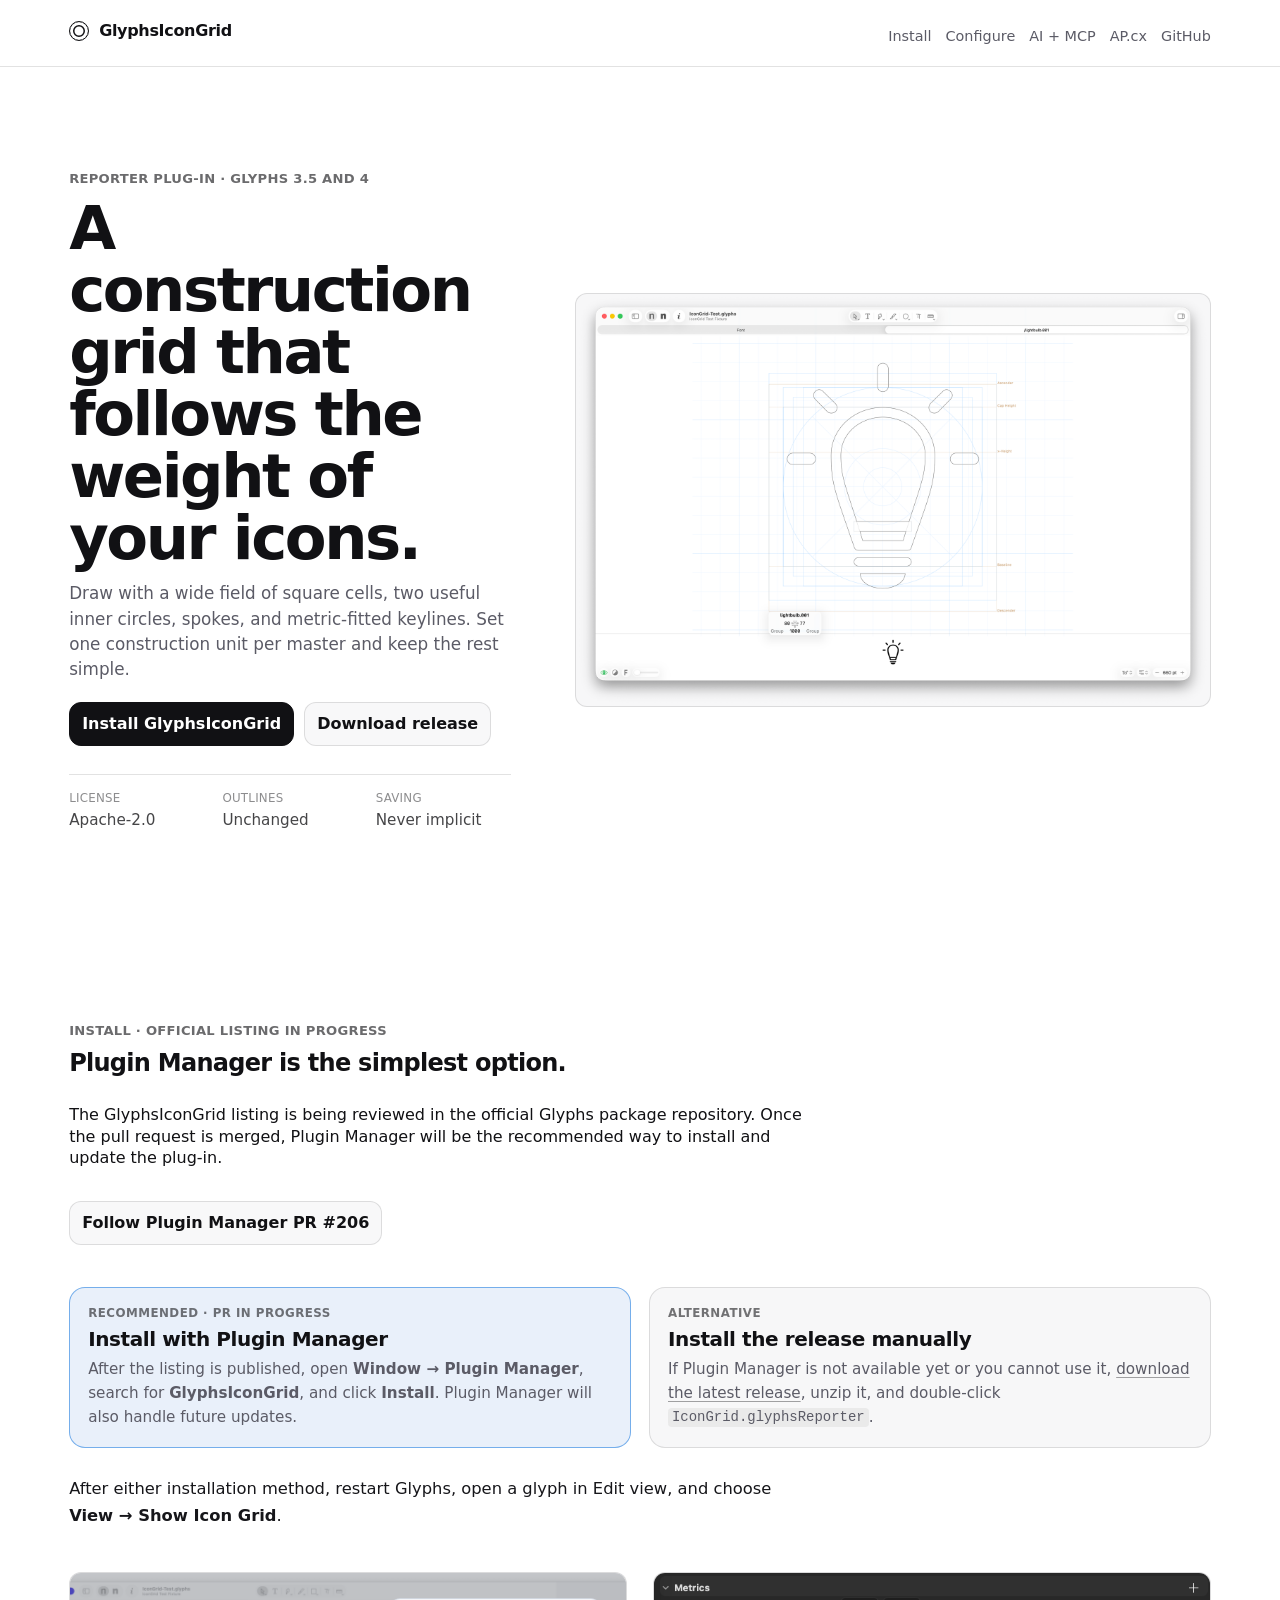
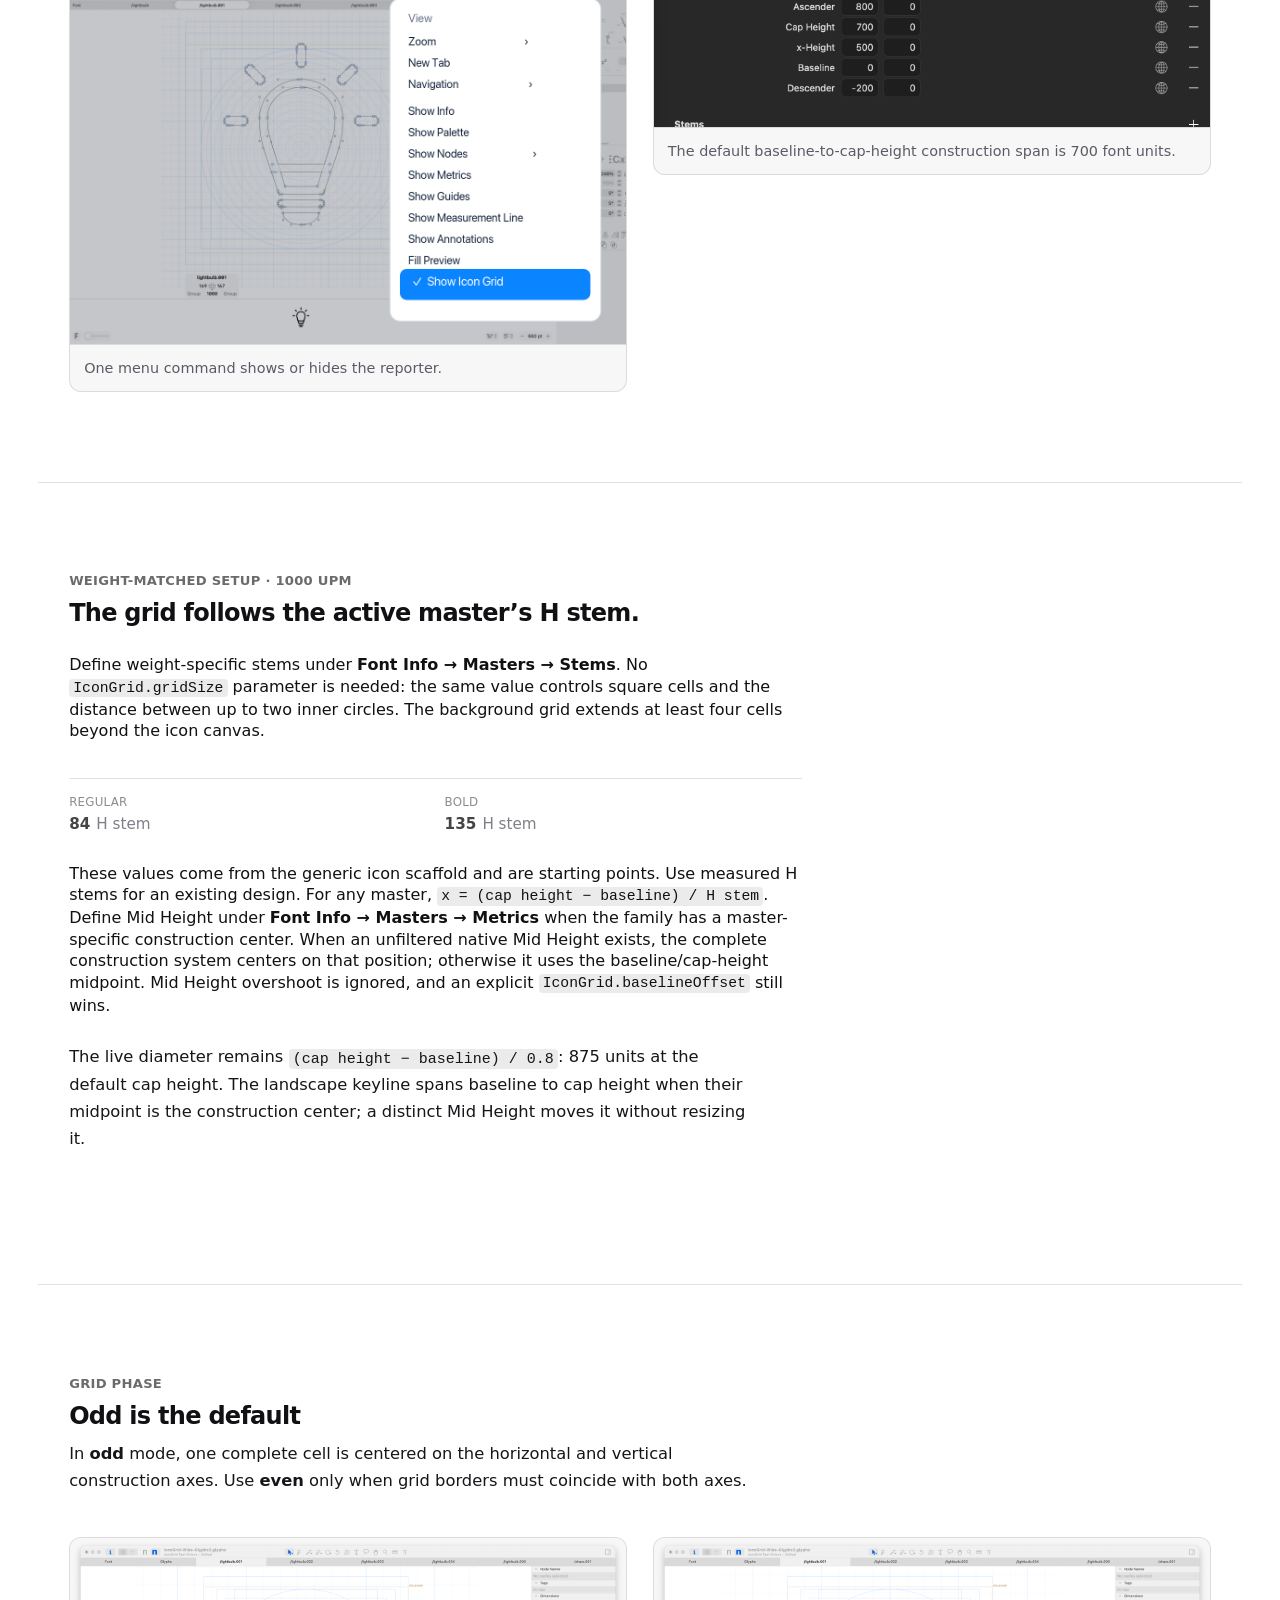
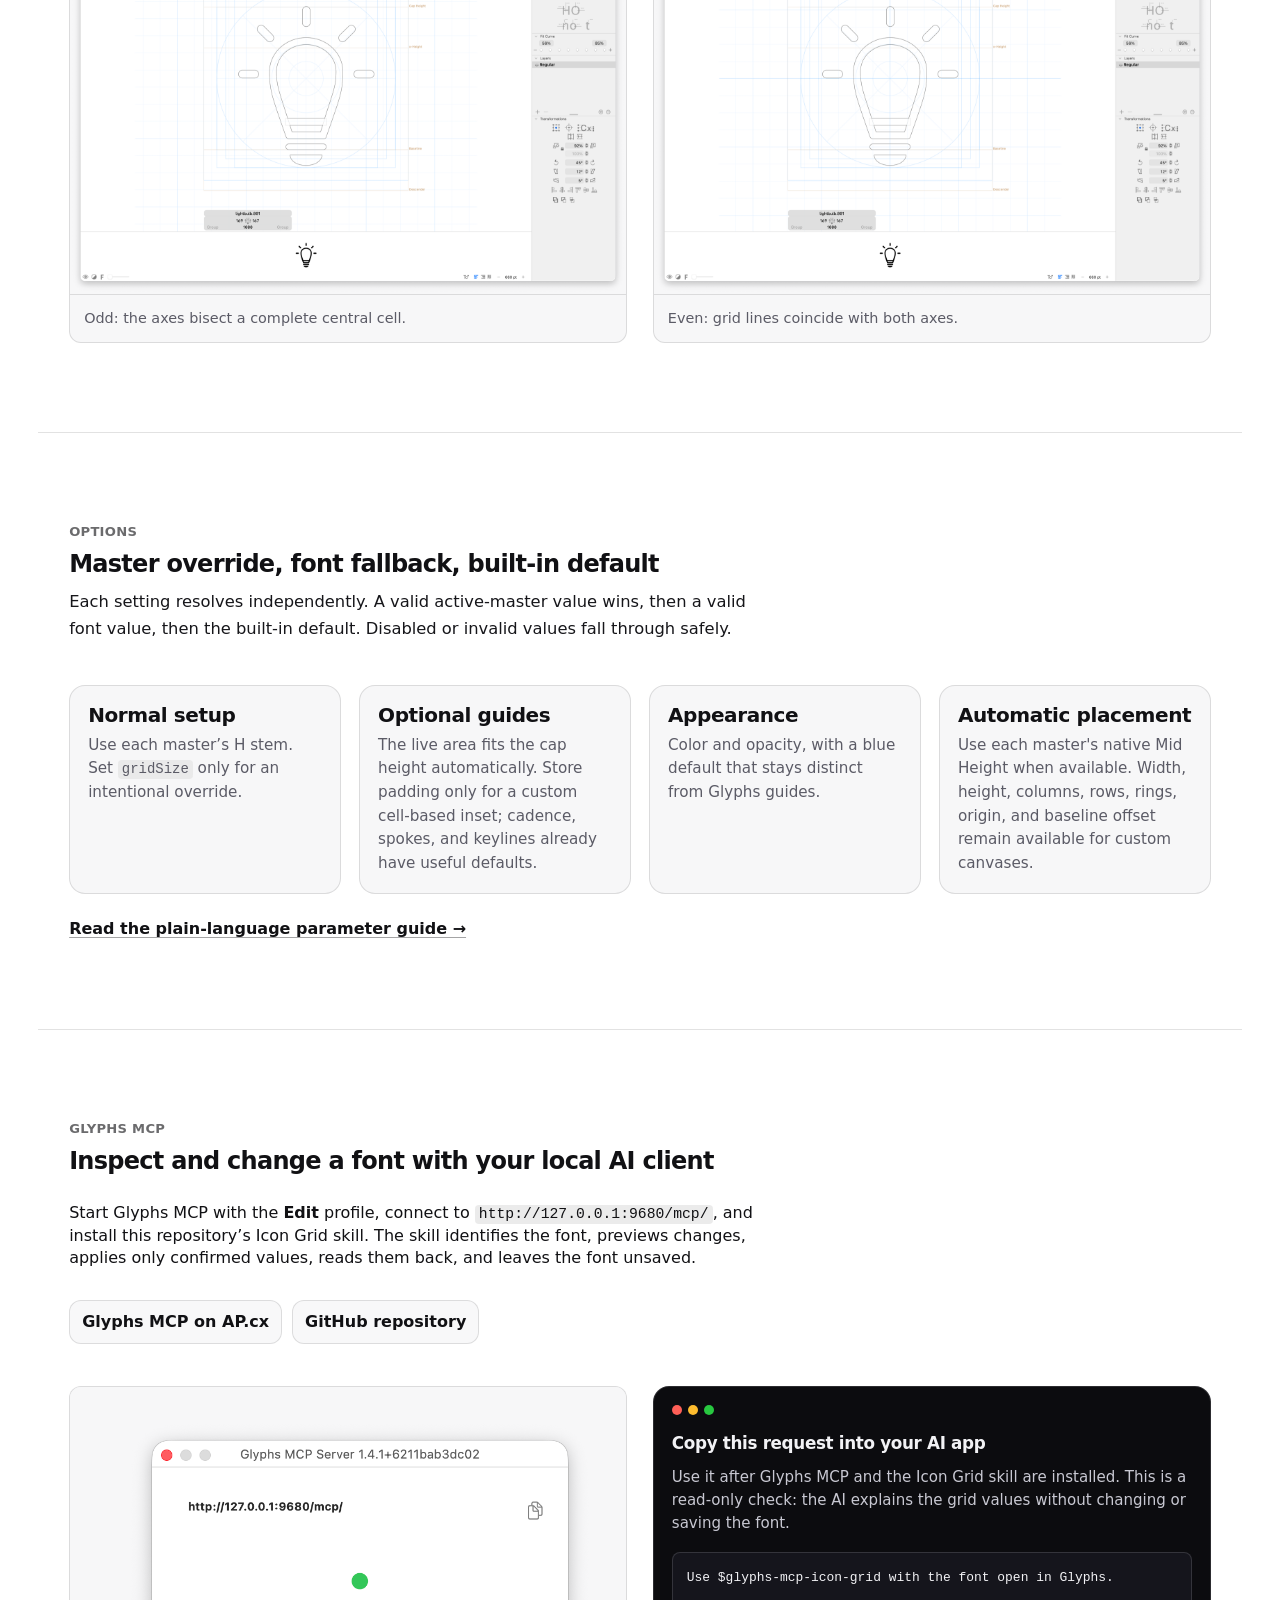
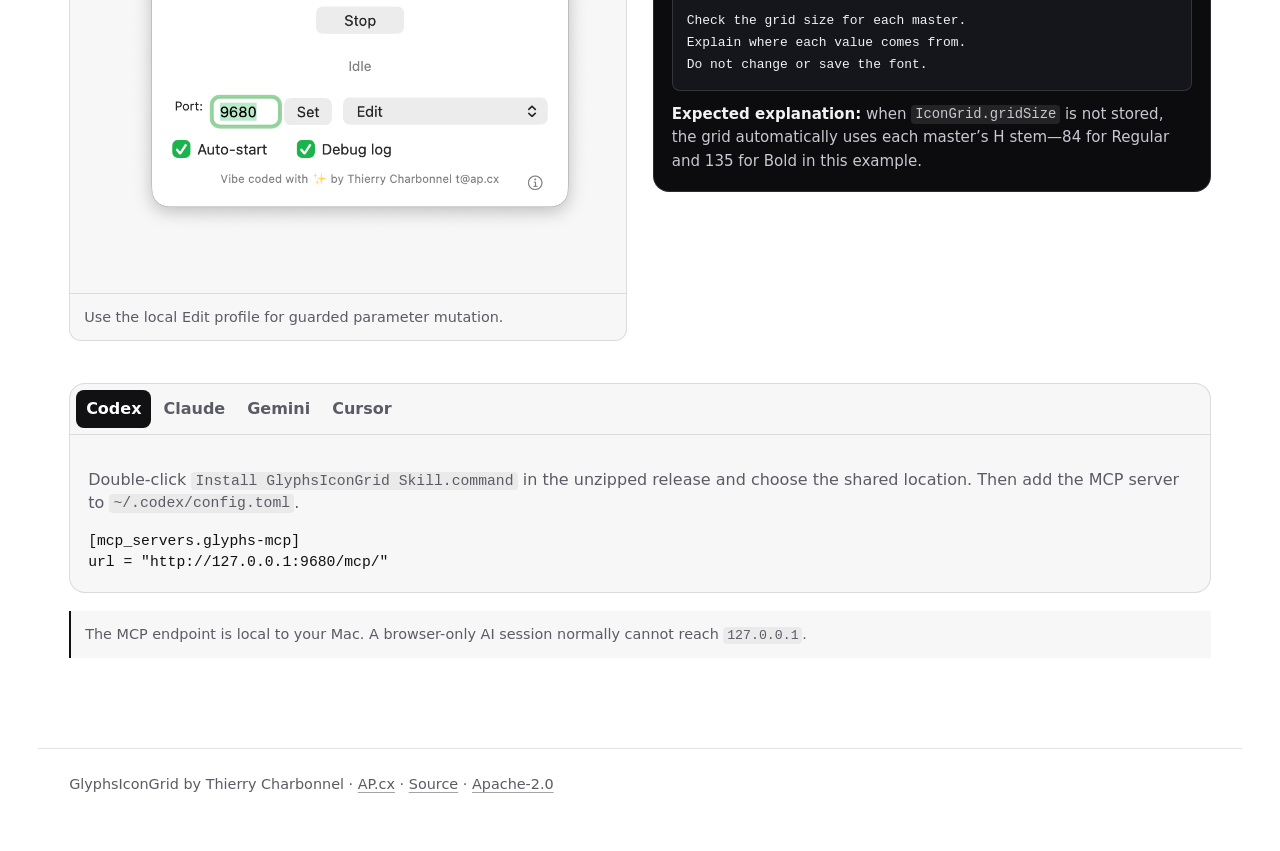
<file: index.html>
<!doctype html>
<html lang="en">
<head>
  <meta charset="utf-8">
  <meta name="viewport" content="width=device-width, initial-scale=1">
  <meta name="description" content="A weight-aware icon construction grid for Glyphs 3 and Glyphs 4.">
  <meta name="theme-color" content="#ffffff">
  <meta property="og:title" content="GlyphsIconGrid">
  <meta property="og:description" content="Weight-aware square grids, circular guides, spokes, and keylines in Glyphs.">
  <meta property="og:image" content="https://thierryc.github.io/GlyphsIconGrid/assets/images/icon-grid-overview.png">
  <meta property="og:type" content="website">
  <meta property="og:url" content="https://thierryc.github.io/GlyphsIconGrid/">
  <title>GlyphsIconGrid — construction grids for Glyphs</title>
  <link rel="icon" href="favicon.svg" type="image/svg+xml">
  <link rel="stylesheet" href="styles.css?v=0.2.0-4">
  <script src="site.js" defer></script>
</head>
<body>
  <a class="skip-link" href="#main">Skip to content</a>
  <header class="site-header">
    <div class="site-header-inner">
      <a class="brand" href="#top" aria-label="GlyphsIconGrid home">
        <span class="brand-mark" aria-hidden="true"></span>
        GlyphsIconGrid
      </a>
      <nav aria-label="Primary">
        <a href="#install">Install</a>
        <a href="#configure">Configure</a>
        <a href="#mcp">AI + MCP</a>
        <a href="https://ap.cx">AP.cx</a>
        <a href="https://github.com/thierryc/GlyphsIconGrid">GitHub</a>
      </nav>
    </div>
  </header>

  <main id="main">
    <section class="hero" id="top">
      <div class="hero-copy">
        <p class="eyebrow">Reporter plug-in · Glyphs 3.5 and 4</p>
        <h1>A construction grid that follows the weight of your icons.</h1>
        <p class="lede">Draw with a wide field of square cells, two useful inner circles, spokes, and metric-fitted keylines. Set one construction unit per master and keep the rest simple.</p>
        <div class="actions">
          <a class="button primary" href="#install">Install GlyphsIconGrid</a>
          <a class="button secondary" href="https://github.com/thierryc/GlyphsIconGrid/releases/latest">Download release</a>
        </div>
        <dl class="hero-meta" aria-label="Plugin details">
          <div><dt>License</dt><dd>Apache-2.0</dd></div>
          <div><dt>Outlines</dt><dd>Unchanged</dd></div>
          <div><dt>Saving</dt><dd>Never implicit</dd></div>
        </dl>
      </div>
      <figure class="hero-shot">
        <img src="assets/images/icon-grid-overview.png" width="1800" height="1170" alt="Glyphs 4 Edit view showing a lightbulb icon over the expanded stem grid and enlarged metric-fitted keylines.">
      </figure>
    </section>

    <section class="section" id="install">
      <div class="section-heading">
        <p class="eyebrow">Install · official listing in progress</p>
        <h2>Plugin Manager is the simplest option.</h2>
        <p>The GlyphsIconGrid listing is being reviewed in the official Glyphs package repository. Once the pull request is merged, Plugin Manager will be the recommended way to install and update the plug-in.</p>
        <div class="section-links">
          <a class="button secondary" href="https://github.com/schriftgestalt/glyphs-packages/pull/206">Follow Plugin Manager PR #206</a>
        </div>
      </div>
      <div class="option-grid install-options" aria-label="GlyphsIconGrid installation options">
        <article class="install-option recommended">
          <p class="install-label">Recommended · PR in progress</p>
          <h3>Install with Plugin Manager</h3>
          <p>After the listing is published, open <strong>Window → Plugin Manager</strong>, search for <strong>GlyphsIconGrid</strong>, and click <strong>Install</strong>. Plugin Manager will also handle future updates.</p>
        </article>
        <article class="install-option">
          <p class="install-label">Alternative</p>
          <h3>Install the release manually</h3>
          <p>If Plugin Manager is not available yet or you cannot use it, <a href="https://github.com/thierryc/GlyphsIconGrid/releases/latest">download the latest release</a>, unzip it, and double-click <code>IconGrid.glyphsReporter</code>.</p>
        </article>
      </div>
      <p class="install-finish">After either installation method, restart Glyphs, open a glyph in Edit view, and choose <strong>View → Show Icon Grid</strong>.</p>
      <div class="shot-grid two">
        <figure class="shot-card">
          <img src="assets/images/show-icon-grid-menu.png" width="1200" height="800" alt="Glyphs View menu with Show Icon Grid enabled.">
          <figcaption>One menu command shows or hides the reporter.</figcaption>
        </figure>
        <figure class="shot-card">
          <img src="assets/images/default-metrics.png" width="1530" height="424" alt="Default Glyphs master metrics with baseline 0 and cap height 700.">
          <figcaption>The default baseline-to-cap-height construction span is 700 font units.</figcaption>
        </figure>
      </div>
    </section>

    <section class="section" id="configure">
      <div class="section-heading">
        <p class="eyebrow">Weight-matched setup · 1000 UPM</p>
        <h2>The grid follows the active master’s H stem.</h2>
        <p>Define weight-specific stems under <strong>Font Info → Masters → Stems</strong>. No <code>IconGrid.gridSize</code> parameter is needed: the same value controls square cells and the distance between up to two inner circles. The background grid extends at least four cells beyond the icon canvas.</p>
        <dl class="master-values" aria-label="Generic icon stem starting values">
          <div aria-label="Regular · 84 font units"><dt>Regular</dt><dd><strong>84</strong><small>H stem</small></dd></div>
          <div aria-label="Bold · 135 font units"><dt>Bold</dt><dd><strong>135</strong><small>H stem</small></dd></div>
        </dl>
        <p>These values come from the generic icon scaffold and are starting points. Use measured H stems for an existing design. For any master, <code>x = (cap height − baseline) / H stem</code>. Define Mid Height under <strong>Font Info → Masters → Metrics</strong> when the family has a master-specific construction center. When an unfiltered native Mid Height exists, the complete construction system centers on that position; otherwise it uses the baseline/cap-height midpoint. Mid Height overshoot is ignored, and an explicit <code>IconGrid.baselineOffset</code> still wins.</p>
        <p>The live diameter remains <code>(cap height − baseline) / 0.8</code>: 875 units at the default cap height. The landscape keyline spans baseline to cap height when their midpoint is the construction center; a distinct Mid Height moves it without resizing it.</p>
      </div>
    </section>

    <section class="section phase-section">
      <div class="section-heading">
        <p class="eyebrow">Grid phase</p>
        <h2>Odd is the default</h2>
        <p>In <strong>odd</strong> mode, one complete cell is centered on the horizontal and vertical construction axes. Use <strong>even</strong> only when grid borders must coincide with both axes.</p>
      </div>
      <div class="shot-grid two">
        <figure class="shot-card">
          <img src="assets/images/odd-grid.png" width="1600" height="1026" alt="Glyphs Edit view in odd grid mode, with a complete grid cell centered on each construction axis.">
          <figcaption>Odd: the axes bisect a complete central cell.</figcaption>
        </figure>
        <figure class="shot-card">
          <img src="assets/images/even-grid.png" width="1600" height="1026" alt="Glyphs Edit view in even grid mode, with grid lines coinciding with both construction axes.">
          <figcaption>Even: grid lines coincide with both axes.</figcaption>
        </figure>
      </div>
    </section>

    <section class="section" aria-labelledby="options-title">
      <div class="section-heading">
        <p class="eyebrow">Options</p>
        <h2 id="options-title">Master override, font fallback, built-in default</h2>
        <p>Each setting resolves independently. A valid active-master value wins, then a valid font value, then the built-in default. Disabled or invalid values fall through safely.</p>
      </div>
      <div class="option-grid">
        <article><h3>Normal setup</h3><p>Use each master’s H stem. Set <code>gridSize</code> only for an intentional override.</p></article>
        <article><h3>Optional guides</h3><p>The live area fits the cap height automatically. Store padding only for a custom cell-based inset; cadence, spokes, and keylines already have useful defaults.</p></article>
        <article><h3>Appearance</h3><p>Color and opacity, with a blue default that stays distinct from Glyphs guides.</p></article>
        <article><h3>Automatic placement</h3><p>Use each master's native Mid Height when available. Width, height, columns, rows, rings, origin, and baseline offset remain available for custom canvases.</p></article>
      </div>
      <p class="centered-link"><a href="https://github.com/thierryc/GlyphsIconGrid/blob/main/docs/PARAMETERS.md">Read the plain-language parameter guide →</a></p>
    </section>

    <section class="section mcp-section" id="mcp">
      <div class="section-heading">
        <p class="eyebrow">Glyphs MCP</p>
        <h2>Inspect and change a font with your local AI client</h2>
        <p>Start Glyphs MCP with the <strong>Edit</strong> profile, connect to <code>http://127.0.0.1:9680/mcp/</code>, and install this repository’s Icon Grid skill. The skill identifies the font, previews changes, applies only confirmed values, reads them back, and leaves the font unsaved.</p>
        <div class="section-links" aria-label="Glyphs MCP links">
          <a class="button secondary" href="https://ap.cx/tools/glyphs-mcp">Glyphs MCP on AP.cx</a>
          <a class="button secondary" href="https://github.com/thierryc/Glyphs-mcp">GitHub repository</a>
        </div>
      </div>
      <div class="shot-grid two">
        <figure class="shot-card mcp-status-shot">
          <img src="assets/images/glyphs-mcp-edit-profile-1.4.png" width="828" height="740" alt="Glyphs MCP Server Status window with the Edit tool profile selected.">
          <figcaption>Use the local Edit profile for guarded parameter mutation.</figcaption>
        </figure>
        <div class="terminal-card" aria-labelledby="example-request-title">
          <div class="terminal-top"><span></span><span></span><span></span></div>
          <h3 id="example-request-title">Copy this request into your AI app</h3>
          <p>Use it after Glyphs MCP and the Icon Grid skill are installed. This is a read-only check: the AI explains the grid values without changing or saving the font.</p>
          <pre><code>Use $glyphs-mcp-icon-grid with the font open in Glyphs.

Check the grid size for each master.
Explain where each value comes from.
Do not change or save the font.</code></pre>
          <p><strong>Expected explanation:</strong> when <code>IconGrid.gridSize</code> is not stored, the grid automatically uses each master’s H stem—84 for Regular and 135 for Bold in this example.</p>
        </div>
      </div>

      <div class="client-tabs" data-tabs>
        <div class="tab-list" role="tablist" aria-label="AI client setup">
          <button role="tab" aria-selected="true" aria-controls="codex-panel" id="codex-tab">Codex</button>
          <button role="tab" aria-selected="false" aria-controls="claude-panel" id="claude-tab" tabindex="-1">Claude</button>
          <button role="tab" aria-selected="false" aria-controls="gemini-panel" id="gemini-tab" tabindex="-1">Gemini</button>
          <button role="tab" aria-selected="false" aria-controls="cursor-panel" id="cursor-tab" tabindex="-1">Cursor</button>
        </div>
        <section role="tabpanel" id="codex-panel" aria-labelledby="codex-tab">
          <p>Double-click <code>Install GlyphsIconGrid Skill.command</code> in the unzipped release and choose the shared location. Then add the MCP server to <code>~/.codex/config.toml</code>.</p>
          <pre><code>[mcp_servers.glyphs-mcp]
url = "http://127.0.0.1:9680/mcp/"</code></pre>
        </section>
        <section role="tabpanel" id="claude-panel" aria-labelledby="claude-tab" hidden>
          <p>Double-click <code>Install GlyphsIconGrid Skill.command</code> and choose Claude. Then connect the local server:</p>
          <pre><code>claude mcp add --scope user --transport http glyphs-mcp \
  http://127.0.0.1:9680/mcp/</code></pre>
        </section>
        <section role="tabpanel" id="gemini-panel" aria-labelledby="gemini-tab" hidden>
          <p>Double-click <code>Install GlyphsIconGrid Skill.command</code> and choose the shared location. Add <code>httpUrl</code> under <code>mcpServers</code> in <code>~/.gemini/settings.json</code>.</p>
          <pre><code>"glyphs-mcp": {
  "httpUrl": "http://127.0.0.1:9680/mcp/"
}</code></pre>
        </section>
        <section role="tabpanel" id="cursor-panel" aria-labelledby="cursor-tab" hidden>
          <p>Double-click <code>Install GlyphsIconGrid Skill.command</code> and choose the shared location. Put the Streamable HTTP server in <code>~/.cursor/mcp.json</code>.</p>
          <pre><code>"glyphs-mcp": {
  "url": "http://127.0.0.1:9680/mcp/"
}</code></pre>
        </section>
      </div>
      <p class="notice">The MCP endpoint is local to your Mac. A browser-only AI session normally cannot reach <code>127.0.0.1</code>.</p>
    </section>
  </main>

  <footer>
    <p>GlyphsIconGrid by Thierry Charbonnel · <a href="https://ap.cx">AP.cx</a> · <a href="https://github.com/thierryc/GlyphsIconGrid">Source</a> · <a href="https://github.com/thierryc/GlyphsIconGrid/blob/main/LICENSE">Apache-2.0</a></p>
  </footer>
</body>
</html>
</file>
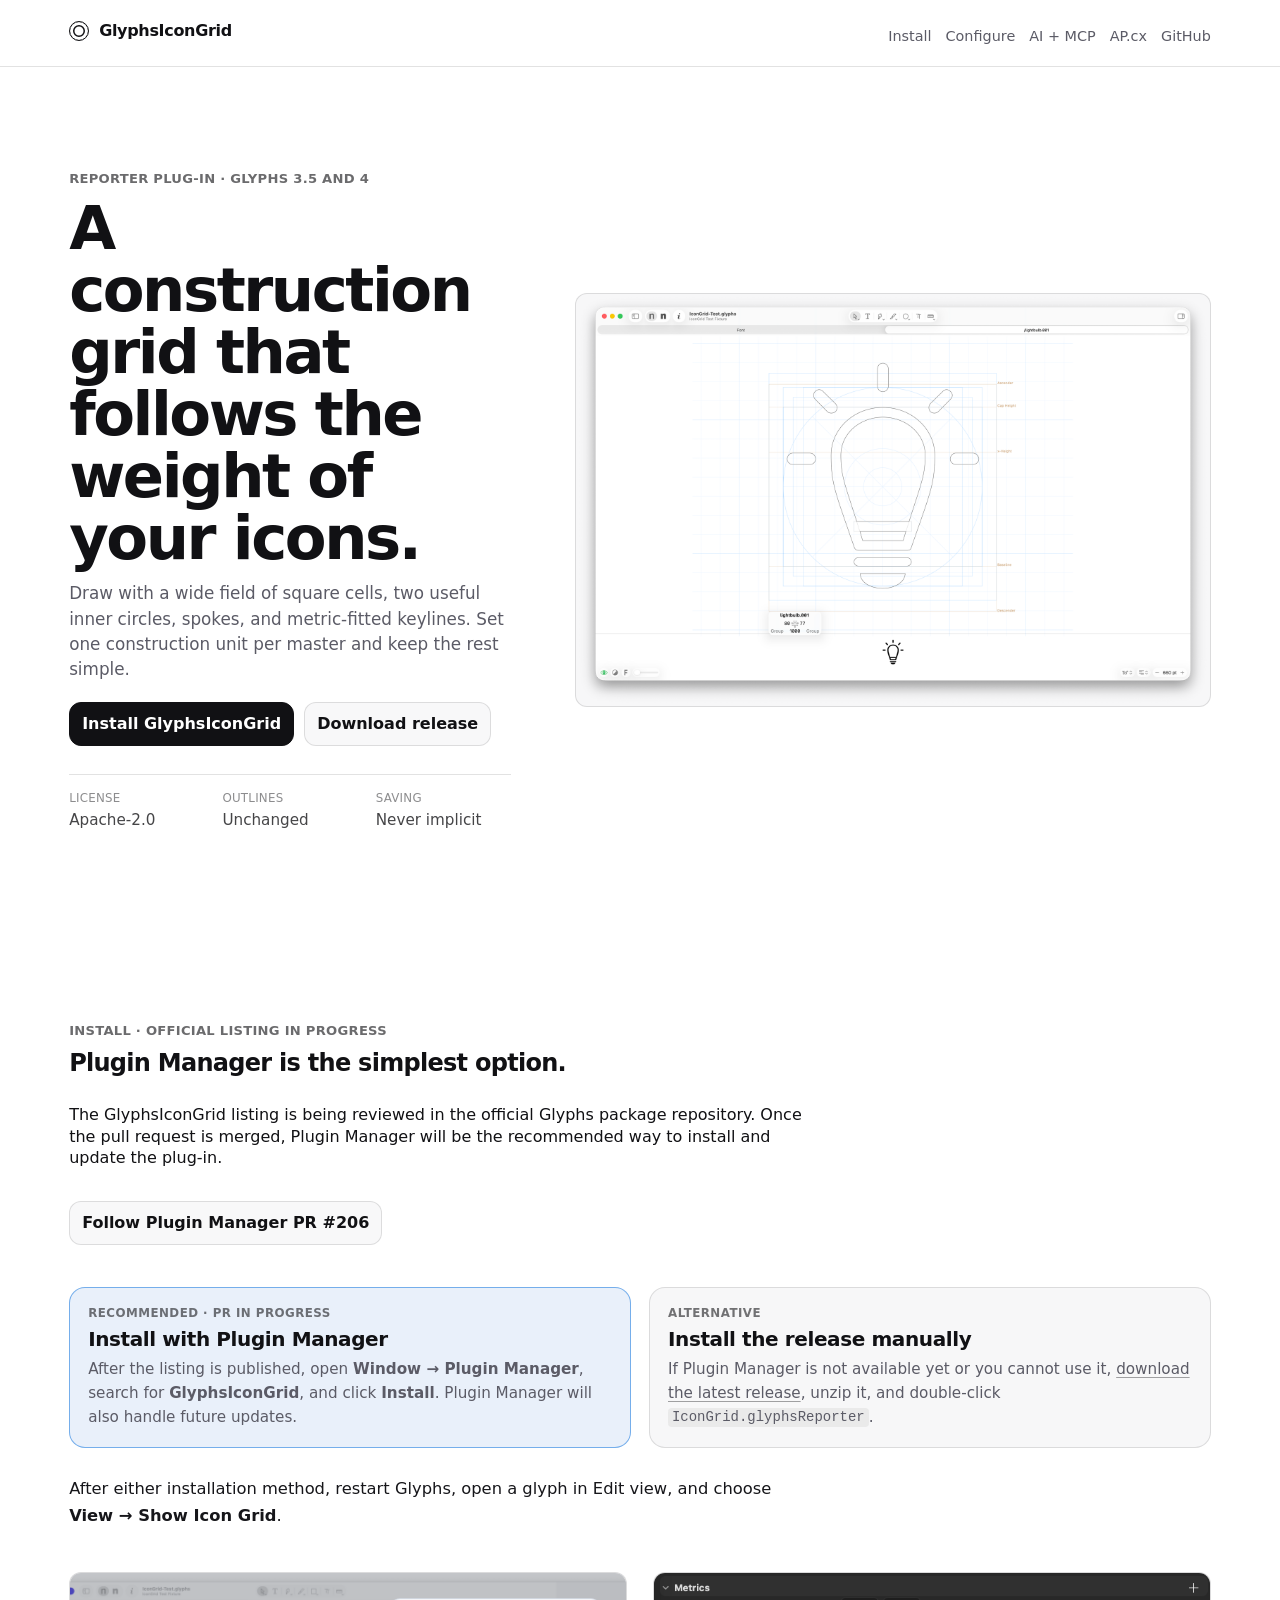
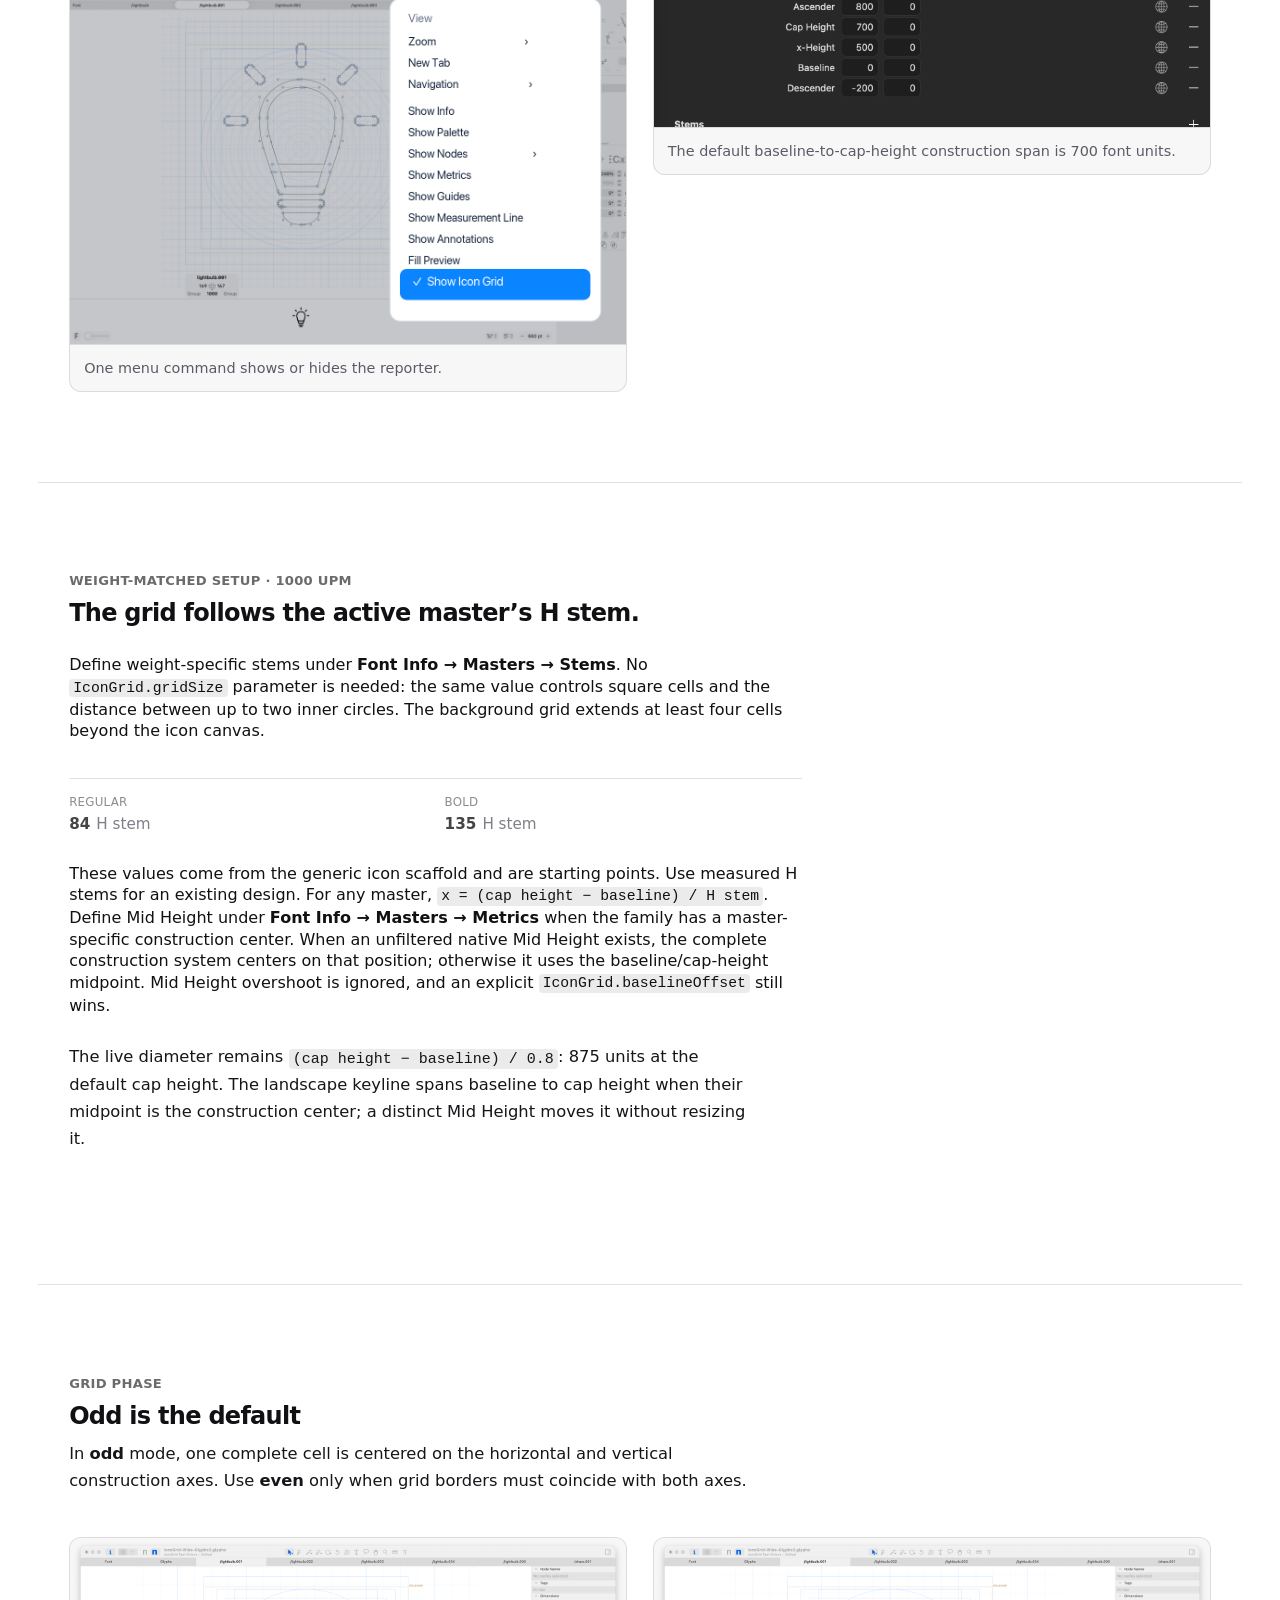
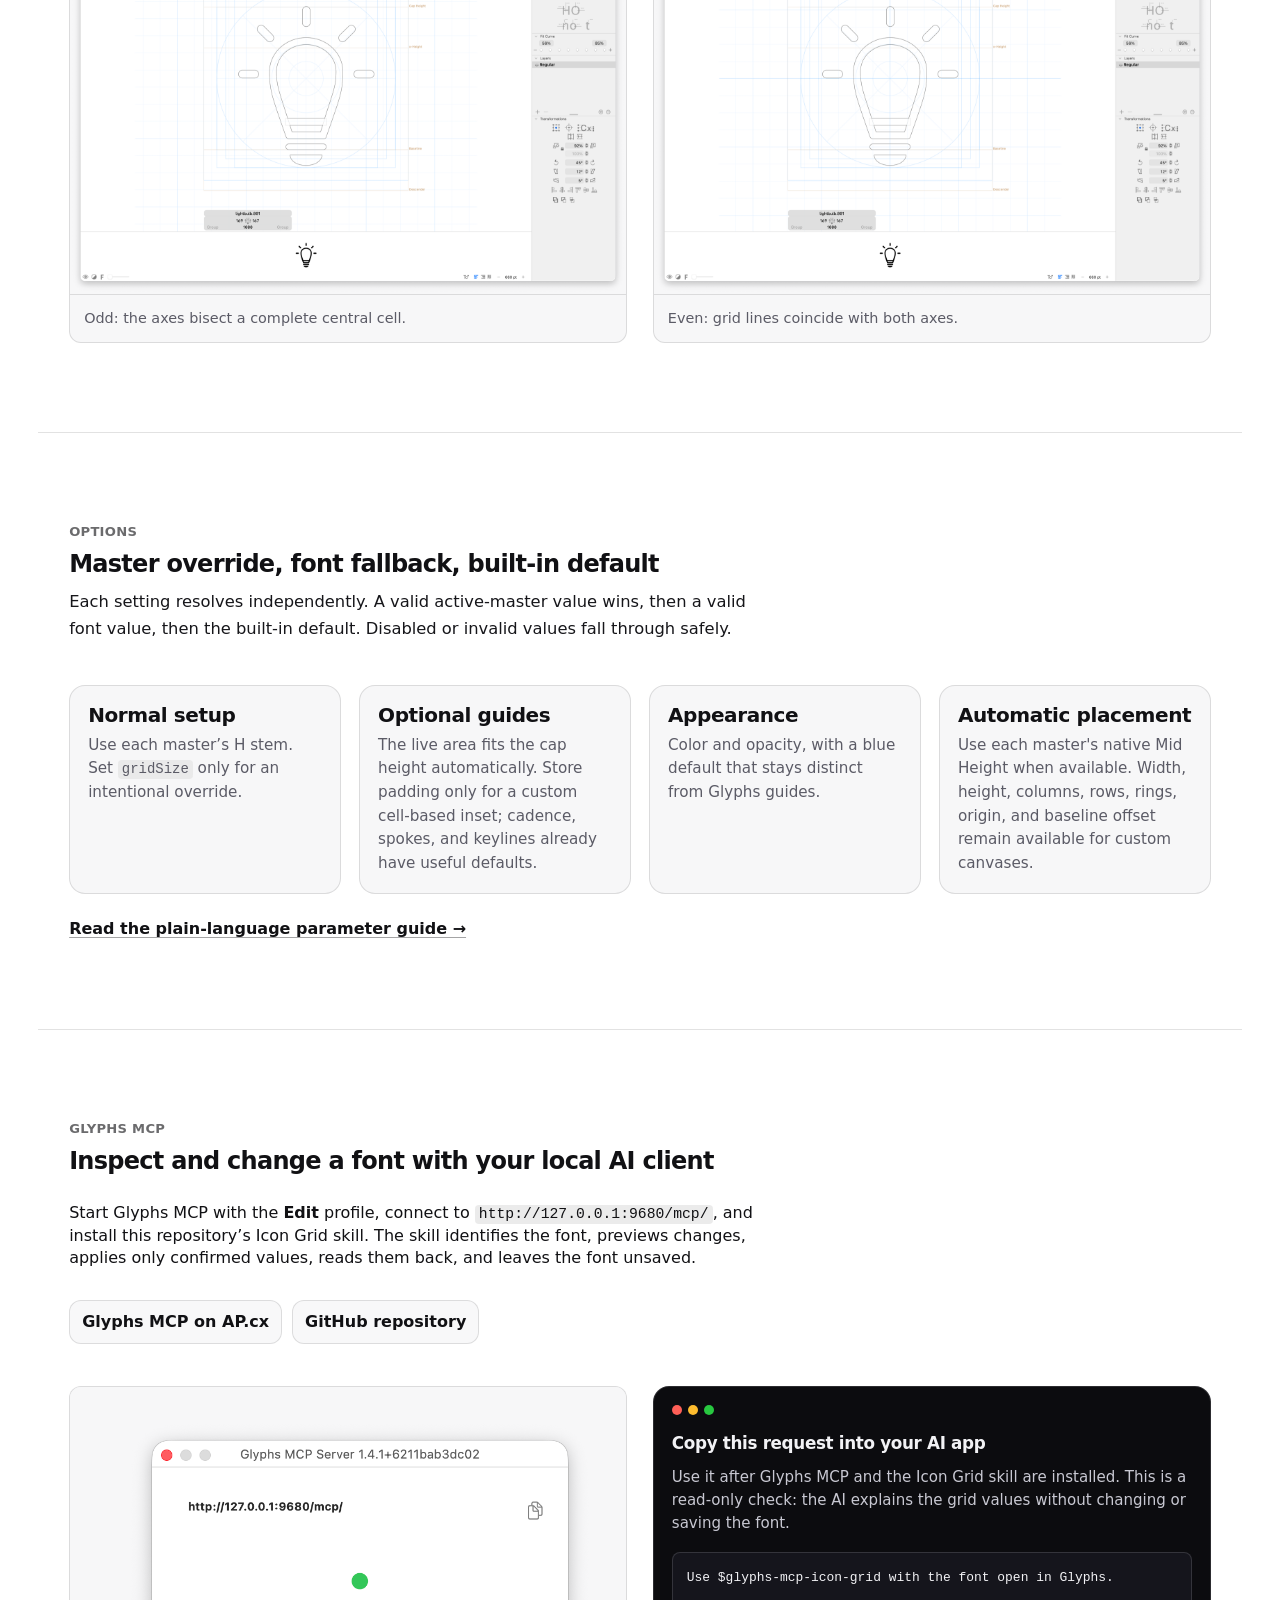
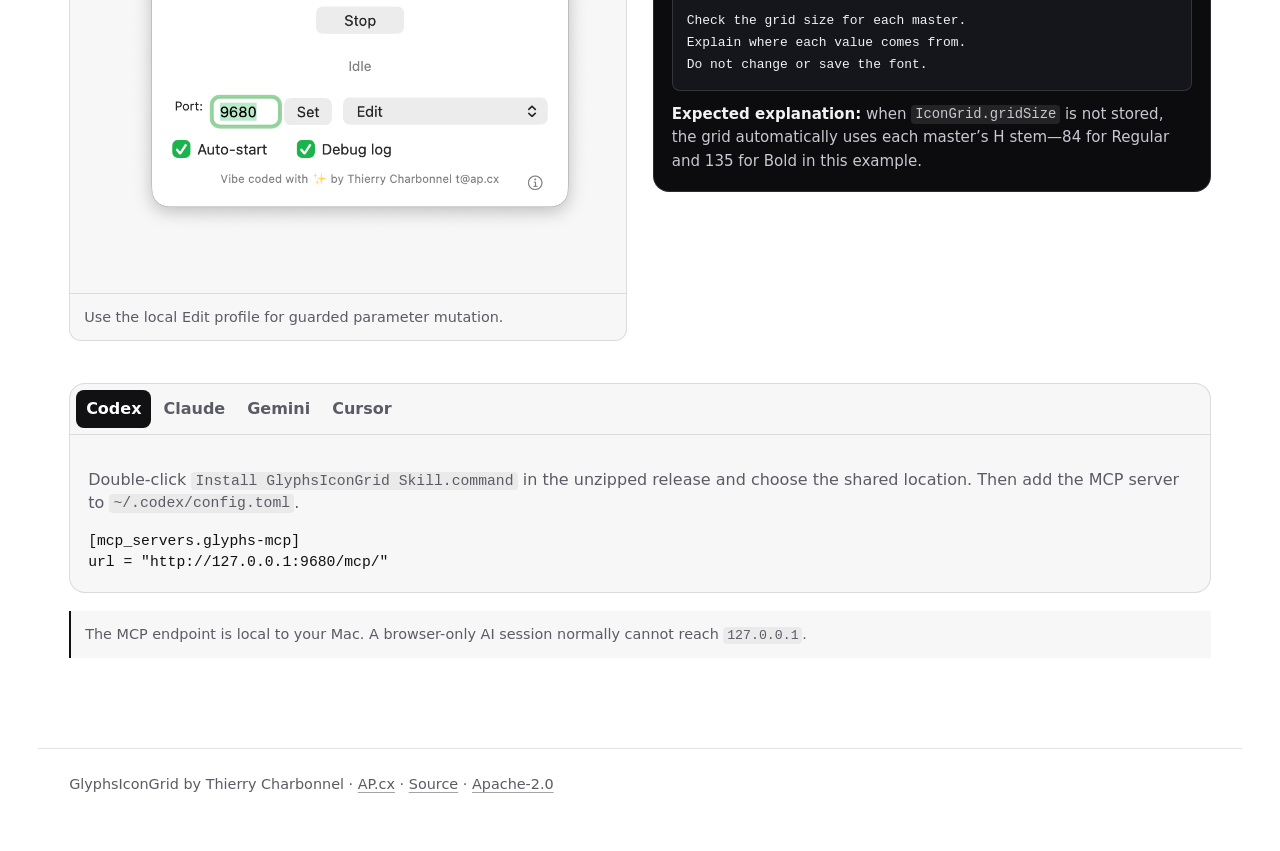
<file: site/index.html>
<!doctype html>
<html lang="en">
<head>
  <meta charset="utf-8">
  <meta name="viewport" content="width=device-width, initial-scale=1">
  <meta name="description" content="A weight-aware icon construction grid for Glyphs 3 and Glyphs 4.">
  <meta name="theme-color" content="#ffffff">
  <meta property="og:title" content="GlyphsIconGrid">
  <meta property="og:description" content="Weight-aware square grids, circular guides, spokes, and keylines in Glyphs.">
  <meta property="og:image" content="https://thierryc.github.io/GlyphsIconGrid/assets/images/icon-grid-overview.png">
  <meta property="og:type" content="website">
  <meta property="og:url" content="https://thierryc.github.io/GlyphsIconGrid/">
  <title>GlyphsIconGrid — construction grids for Glyphs</title>
  <link rel="icon" href="favicon.svg" type="image/svg+xml">
  <link rel="stylesheet" href="styles.css?v=0.2.0-4">
  <script src="site.js" defer></script>
</head>
<body>
  <a class="skip-link" href="#main">Skip to content</a>
  <header class="site-header">
    <div class="site-header-inner">
      <a class="brand" href="#top" aria-label="GlyphsIconGrid home">
        <span class="brand-mark" aria-hidden="true"></span>
        GlyphsIconGrid
      </a>
      <nav aria-label="Primary">
        <a href="#install">Install</a>
        <a href="#configure">Configure</a>
        <a href="#mcp">AI + MCP</a>
        <a href="https://ap.cx">AP.cx</a>
        <a href="https://github.com/thierryc/GlyphsIconGrid">GitHub</a>
      </nav>
    </div>
  </header>

  <main id="main">
    <section class="hero" id="top">
      <div class="hero-copy">
        <p class="eyebrow">Reporter plug-in · Glyphs 3.5 and 4</p>
        <h1>A construction grid that follows the weight of your icons.</h1>
        <p class="lede">Draw with a wide field of square cells, two useful inner circles, spokes, and metric-fitted keylines. Set one construction unit per master and keep the rest simple.</p>
        <div class="actions">
          <a class="button primary" href="#install">Install GlyphsIconGrid</a>
          <a class="button secondary" href="https://github.com/thierryc/GlyphsIconGrid/releases/latest">Download release</a>
        </div>
        <dl class="hero-meta" aria-label="Plugin details">
          <div><dt>License</dt><dd>Apache-2.0</dd></div>
          <div><dt>Outlines</dt><dd>Unchanged</dd></div>
          <div><dt>Saving</dt><dd>Never implicit</dd></div>
        </dl>
      </div>
      <figure class="hero-shot">
        <img src="../docs/images/icon-grid-overview.png" width="1800" height="1170" alt="Glyphs 4 Edit view showing a lightbulb icon over the expanded stem grid and enlarged metric-fitted keylines.">
      </figure>
    </section>

    <section class="section" id="install">
      <div class="section-heading">
        <p class="eyebrow">Install · official listing in progress</p>
        <h2>Plugin Manager is the simplest option.</h2>
        <p>The GlyphsIconGrid listing is being reviewed in the official Glyphs package repository. Once the pull request is merged, Plugin Manager will be the recommended way to install and update the plug-in.</p>
        <div class="section-links">
          <a class="button secondary" href="https://github.com/schriftgestalt/glyphs-packages/pull/206">Follow Plugin Manager PR #206</a>
        </div>
      </div>
      <div class="option-grid install-options" aria-label="GlyphsIconGrid installation options">
        <article class="install-option recommended">
          <p class="install-label">Recommended · PR in progress</p>
          <h3>Install with Plugin Manager</h3>
          <p>After the listing is published, open <strong>Window → Plugin Manager</strong>, search for <strong>GlyphsIconGrid</strong>, and click <strong>Install</strong>. Plugin Manager will also handle future updates.</p>
        </article>
        <article class="install-option">
          <p class="install-label">Alternative</p>
          <h3>Install the release manually</h3>
          <p>If Plugin Manager is not available yet or you cannot use it, <a href="https://github.com/thierryc/GlyphsIconGrid/releases/latest">download the latest release</a>, unzip it, and double-click <code>IconGrid.glyphsReporter</code>.</p>
        </article>
      </div>
      <p class="install-finish">After either installation method, restart Glyphs, open a glyph in Edit view, and choose <strong>View → Show Icon Grid</strong>.</p>
      <div class="shot-grid two">
        <figure class="shot-card">
          <img src="../docs/images/show-icon-grid-menu.png" width="1200" height="800" alt="Glyphs View menu with Show Icon Grid enabled.">
          <figcaption>One menu command shows or hides the reporter.</figcaption>
        </figure>
        <figure class="shot-card">
          <img src="../docs/images/default-metrics.png" width="1530" height="424" alt="Default Glyphs master metrics with baseline 0 and cap height 700.">
          <figcaption>The default baseline-to-cap-height construction span is 700 font units.</figcaption>
        </figure>
      </div>
    </section>

    <section class="section" id="configure">
      <div class="section-heading">
        <p class="eyebrow">Weight-matched setup · 1000 UPM</p>
        <h2>The grid follows the active master’s H stem.</h2>
        <p>Define weight-specific stems under <strong>Font Info → Masters → Stems</strong>. No <code>IconGrid.gridSize</code> parameter is needed: the same value controls square cells and the distance between up to two inner circles. The background grid extends at least four cells beyond the icon canvas.</p>
        <dl class="master-values" aria-label="Generic icon stem starting values">
          <div aria-label="Regular · 84 font units"><dt>Regular</dt><dd><strong>84</strong><small>H stem</small></dd></div>
          <div aria-label="Bold · 135 font units"><dt>Bold</dt><dd><strong>135</strong><small>H stem</small></dd></div>
        </dl>
        <p>These values come from the generic icon scaffold and are starting points. Use measured H stems for an existing design. For any master, <code>x = (cap height − baseline) / H stem</code>. Define Mid Height under <strong>Font Info → Masters → Metrics</strong> when the family has a master-specific construction center. When an unfiltered native Mid Height exists, the complete construction system centers on that position; otherwise it uses the baseline/cap-height midpoint. Mid Height overshoot is ignored, and an explicit <code>IconGrid.baselineOffset</code> still wins.</p>
        <p>The live diameter remains <code>(cap height − baseline) / 0.8</code>: 875 units at the default cap height. The landscape keyline spans baseline to cap height when their midpoint is the construction center; a distinct Mid Height moves it without resizing it.</p>
      </div>
    </section>

    <section class="section phase-section">
      <div class="section-heading">
        <p class="eyebrow">Grid phase</p>
        <h2>Odd is the default</h2>
        <p>In <strong>odd</strong> mode, one complete cell is centered on the horizontal and vertical construction axes. Use <strong>even</strong> only when grid borders must coincide with both axes.</p>
      </div>
      <div class="shot-grid two">
        <figure class="shot-card">
          <img src="../docs/images/odd-grid.png" width="1600" height="1026" alt="Glyphs Edit view in odd grid mode, with a complete grid cell centered on each construction axis.">
          <figcaption>Odd: the axes bisect a complete central cell.</figcaption>
        </figure>
        <figure class="shot-card">
          <img src="../docs/images/even-grid.png" width="1600" height="1026" alt="Glyphs Edit view in even grid mode, with grid lines coinciding with both construction axes.">
          <figcaption>Even: grid lines coincide with both axes.</figcaption>
        </figure>
      </div>
    </section>

    <section class="section" aria-labelledby="options-title">
      <div class="section-heading">
        <p class="eyebrow">Options</p>
        <h2 id="options-title">Master override, font fallback, built-in default</h2>
        <p>Each setting resolves independently. A valid active-master value wins, then a valid font value, then the built-in default. Disabled or invalid values fall through safely.</p>
      </div>
      <div class="option-grid">
        <article><h3>Normal setup</h3><p>Use each master’s H stem. Set <code>gridSize</code> only for an intentional override.</p></article>
        <article><h3>Optional guides</h3><p>The live area fits the cap height automatically. Store padding only for a custom cell-based inset; cadence, spokes, and keylines already have useful defaults.</p></article>
        <article><h3>Appearance</h3><p>Color and opacity, with a blue default that stays distinct from Glyphs guides.</p></article>
        <article><h3>Automatic placement</h3><p>Use each master's native Mid Height when available. Width, height, columns, rows, rings, origin, and baseline offset remain available for custom canvases.</p></article>
      </div>
      <p class="centered-link"><a href="https://github.com/thierryc/GlyphsIconGrid/blob/main/docs/PARAMETERS.md">Read the plain-language parameter guide →</a></p>
    </section>

    <section class="section mcp-section" id="mcp">
      <div class="section-heading">
        <p class="eyebrow">Glyphs MCP</p>
        <h2>Inspect and change a font with your local AI client</h2>
        <p>Start Glyphs MCP with the <strong>Edit</strong> profile, connect to <code>http://127.0.0.1:9680/mcp/</code>, and install this repository’s Icon Grid skill. The skill identifies the font, previews changes, applies only confirmed values, reads them back, and leaves the font unsaved.</p>
        <div class="section-links" aria-label="Glyphs MCP links">
          <a class="button secondary" href="https://ap.cx/tools/glyphs-mcp">Glyphs MCP on AP.cx</a>
          <a class="button secondary" href="https://github.com/thierryc/Glyphs-mcp">GitHub repository</a>
        </div>
      </div>
      <div class="shot-grid two">
        <figure class="shot-card mcp-status-shot">
          <img src="../docs/images/glyphs-mcp-edit-profile-1.4.png" width="828" height="740" alt="Glyphs MCP Server Status window with the Edit tool profile selected.">
          <figcaption>Use the local Edit profile for guarded parameter mutation.</figcaption>
        </figure>
        <div class="terminal-card" aria-labelledby="example-request-title">
          <div class="terminal-top"><span></span><span></span><span></span></div>
          <h3 id="example-request-title">Copy this request into your AI app</h3>
          <p>Use it after Glyphs MCP and the Icon Grid skill are installed. This is a read-only check: the AI explains the grid values without changing or saving the font.</p>
          <pre><code>Use $glyphs-mcp-icon-grid with the font open in Glyphs.

Check the grid size for each master.
Explain where each value comes from.
Do not change or save the font.</code></pre>
          <p><strong>Expected explanation:</strong> when <code>IconGrid.gridSize</code> is not stored, the grid automatically uses each master’s H stem—84 for Regular and 135 for Bold in this example.</p>
        </div>
      </div>

      <div class="client-tabs" data-tabs>
        <div class="tab-list" role="tablist" aria-label="AI client setup">
          <button role="tab" aria-selected="true" aria-controls="codex-panel" id="codex-tab">Codex</button>
          <button role="tab" aria-selected="false" aria-controls="claude-panel" id="claude-tab" tabindex="-1">Claude</button>
          <button role="tab" aria-selected="false" aria-controls="gemini-panel" id="gemini-tab" tabindex="-1">Gemini</button>
          <button role="tab" aria-selected="false" aria-controls="cursor-panel" id="cursor-tab" tabindex="-1">Cursor</button>
        </div>
        <section role="tabpanel" id="codex-panel" aria-labelledby="codex-tab">
          <p>Double-click <code>Install GlyphsIconGrid Skill.command</code> in the unzipped release and choose the shared location. Then add the MCP server to <code>~/.codex/config.toml</code>.</p>
          <pre><code>[mcp_servers.glyphs-mcp]
url = "http://127.0.0.1:9680/mcp/"</code></pre>
        </section>
        <section role="tabpanel" id="claude-panel" aria-labelledby="claude-tab" hidden>
          <p>Double-click <code>Install GlyphsIconGrid Skill.command</code> and choose Claude. Then connect the local server:</p>
          <pre><code>claude mcp add --scope user --transport http glyphs-mcp \
  http://127.0.0.1:9680/mcp/</code></pre>
        </section>
        <section role="tabpanel" id="gemini-panel" aria-labelledby="gemini-tab" hidden>
          <p>Double-click <code>Install GlyphsIconGrid Skill.command</code> and choose the shared location. Add <code>httpUrl</code> under <code>mcpServers</code> in <code>~/.gemini/settings.json</code>.</p>
          <pre><code>"glyphs-mcp": {
  "httpUrl": "http://127.0.0.1:9680/mcp/"
}</code></pre>
        </section>
        <section role="tabpanel" id="cursor-panel" aria-labelledby="cursor-tab" hidden>
          <p>Double-click <code>Install GlyphsIconGrid Skill.command</code> and choose the shared location. Put the Streamable HTTP server in <code>~/.cursor/mcp.json</code>.</p>
          <pre><code>"glyphs-mcp": {
  "url": "http://127.0.0.1:9680/mcp/"
}</code></pre>
        </section>
      </div>
      <p class="notice">The MCP endpoint is local to your Mac. A browser-only AI session normally cannot reach <code>127.0.0.1</code>.</p>
    </section>
  </main>

  <footer>
    <p>GlyphsIconGrid by Thierry Charbonnel · <a href="https://ap.cx">AP.cx</a> · <a href="https://github.com/thierryc/GlyphsIconGrid">Source</a> · <a href="https://github.com/thierryc/GlyphsIconGrid/blob/main/LICENSE">Apache-2.0</a></p>
  </footer>
</body>
</html>
</file>
<file: styles.css>
:root {
  color-scheme: light;

  --surface: #ffffff;
  --surface-2: #f7f7f8;
  --text: #111114;
  --muted: #5b5b66;
  --border: color-mix(in oklab, #111114 12%, transparent);
  --accent: #0a84ff;
  --accent-strong: #0068d7;

  --content-max: clamp(960px, 94vw, 1440px);
  --content-pad: clamp(16px, 2.4vw, 42px);
  --radius: 12px;

  --font-ui: ui-sans-serif, system-ui, -apple-system, BlinkMacSystemFont, "Segoe UI", sans-serif;
  --font-mono: ui-monospace, SFMono-Regular, Menlo, Monaco, Consolas, "Liberation Mono", monospace;
}

@media (prefers-color-scheme: dark) {
  :root {
    color-scheme: dark;
    --surface: #0c0c0f;
    --surface-2: #14141a;
    --text: #f2f2f5;
    --muted: #a3a3b3;
    --border: color-mix(in oklab, #f2f2f5 14%, transparent);
    --accent: #49a6ff;
    --accent-strong: #80c0ff;
  }
}

* {
  box-sizing: border-box;
}

html {
  scroll-behavior: smooth;
}

body {
  margin: 0;
  background: var(--surface);
  color: var(--text);
  font-family: var(--font-ui);
  line-height: 1.35;
}

button,
input,
select,
textarea {
  font: inherit;
}

a {
  color: inherit;
  text-decoration-color: color-mix(in oklab, var(--text) 38%, transparent);
  text-underline-offset: 0.18em;
}

a:hover {
  text-decoration-color: currentColor;
}

img {
  display: block;
  max-width: 100%;
  height: auto;
}

code,
pre {
  font-family: var(--font-mono);
}

code {
  border-radius: 4px;
  padding: 0.1em 0.28em;
  background: color-mix(in oklab, var(--surface-2) 82%, var(--text) 5%);
  font-size: 0.92em;
}

pre {
  margin: 1rem 0 0;
  overflow-x: auto;
  white-space: pre;
}

pre code {
  padding: 0;
  background: transparent;
}

:focus-visible {
  outline: 2px solid currentColor;
  outline-offset: 4px;
}

::selection {
  background: color-mix(in oklab, var(--text) 18%, transparent);
}

.skip-link {
  position: fixed;
  z-index: 20;
  top: 1rem;
  left: 1rem;
  padding: 10px 12px;
  border: 1px solid var(--border);
  border-radius: 8px;
  background: var(--surface);
  transform: translateY(-200%);
}

.skip-link:focus {
  transform: none;
}

.site-header {
  position: sticky;
  z-index: 10;
  top: 0;
  border-bottom: 1px solid var(--border);
  background: color-mix(in oklab, var(--surface) 86%, transparent);
  backdrop-filter: blur(10px);
}

.site-header-inner {
  display: flex;
  align-items: baseline;
  justify-content: space-between;
  gap: 24px;
  width: 100%;
  max-width: var(--content-max);
  margin: 0 auto;
  padding: clamp(14px, 1.8vw, 20px) var(--content-pad);
}

.brand {
  display: inline-flex;
  align-items: center;
  gap: 10px;
  min-width: 0;
  color: inherit;
  font-weight: 650;
  letter-spacing: -0.02em;
  text-decoration: none;
}

.brand-mark {
  width: 1.25rem;
  aspect-ratio: 1;
  border: 1.5px solid currentColor;
  border-radius: 50%;
  box-shadow:
    inset 0 0 0 3px var(--surface),
    inset 0 0 0 4.5px currentColor;
}

nav {
  display: flex;
  align-items: baseline;
  gap: 14px;
}

nav a {
  margin: -4px -6px;
  padding: 4px 6px;
  border-radius: 4px;
  color: var(--muted);
  font-size: 0.9rem;
  font-weight: 500;
  text-decoration: none;
}

nav a:hover {
  color: var(--text);
}

main {
  width: 100%;
  overflow: hidden;
}

.hero,
.section {
  width: 100%;
  max-width: var(--content-max);
  margin-inline: auto;
  padding-inline: var(--content-pad);
}

.hero {
  display: grid;
  grid-template-columns: minmax(0, 0.82fr) minmax(0, 1.18fr);
  align-items: center;
  gap: clamp(28px, 5vw, 72px);
  min-height: min(760px, calc(100svh - 61px));
  padding-block: clamp(56px, 8vw, 110px);
}

.hero h1,
.section h2 {
  margin: 0;
  color: var(--text);
  font-weight: 800;
  letter-spacing: -0.04em;
  line-height: 1.02;
  text-wrap: balance;
}

.hero h1 {
  max-width: 15ch;
  font-size: clamp(2.2rem, 4.8vw, 3.8rem);
}

.section h2 {
  font-size: clamp(1.18rem, 2vw, 1.5rem);
  letter-spacing: -0.03em;
  line-height: 1.1;
}

.eyebrow {
  margin: 0 0 10px;
  color: var(--text);
  font-size: 0.82rem;
  font-weight: 650;
  letter-spacing: 0.02em;
  opacity: 0.62;
  text-transform: uppercase;
}

.lede {
  max-width: 64ch;
  margin: 12px 0 0;
  color: var(--muted);
  font-size: 1.05rem;
  line-height: 1.5;
}

.actions {
  display: flex;
  flex-wrap: wrap;
  gap: 10px;
  margin-top: 20px;
}

.button {
  display: inline-flex;
  width: fit-content;
  justify-content: center;
  padding: 10px 12px;
  border: 1px solid var(--border);
  border-radius: var(--radius);
  color: var(--text);
  font-weight: 650;
  text-decoration: none;
}

.button:hover {
  background: color-mix(in oklab, var(--surface) 70%, var(--surface-2));
}

.button.primary {
  border-color: var(--text);
  background: var(--text);
  color: var(--surface);
}

.button.primary:hover {
  background: color-mix(in oklab, var(--text) 88%, var(--surface));
}

.button.secondary {
  background: color-mix(in oklab, var(--surface-2) 80%, transparent);
}

.hero-meta,
.master-values {
  margin: 0;
  display: grid;
  font-family: var(--font-ui);
}

.hero-meta {
  grid-template-columns: repeat(3, minmax(0, 1fr));
  gap: 10px 18px;
  margin-top: 28px;
  padding-top: 16px;
  border-top: 1px solid var(--border);
}

.hero-meta div,
.master-values div {
  min-width: 0;
}

.hero-meta dt,
.master-values dt {
  margin: 0 0 3px;
  color: var(--text);
  font-size: 0.74rem;
  letter-spacing: 0.02em;
  opacity: 0.48;
  overflow-wrap: anywhere;
  text-transform: uppercase;
}

.hero-meta dd,
.master-values dd {
  margin: 0;
  color: var(--text);
  font-size: 0.95rem;
  line-height: 1.35;
  opacity: 0.78;
  overflow-wrap: anywhere;
}

.hero-shot,
.shot-card {
  margin: 0;
  overflow: hidden;
  border: 1px solid var(--border);
  border-radius: var(--radius);
  background: var(--surface-2);
}

.hero-shot img {
  width: 100%;
}

.section {
  padding-block: clamp(56px, 7vw, 96px);
}

.section + .section {
  border-top: 1px solid var(--border);
}

.section-heading {
  display: grid;
  gap: 12px;
  max-width: 72ch;
  margin-bottom: clamp(24px, 3.5vw, 42px);
}

.section-heading .eyebrow {
  margin-bottom: -2px;
}

.section-heading > p:last-child,
.split > div > p {
  max-width: 66ch;
  margin: 0;
  color: color-mix(in oklab, var(--text) 92%, var(--muted));
  font-size: 1.02rem;
  line-height: 1.65;
}

.section-links {
  display: flex;
  flex-wrap: wrap;
  gap: 10px;
  margin-top: 4px;
}

.shot-grid {
  display: grid;
  align-items: start;
  gap: clamp(18px, 2vw, 28px);
}

.shot-grid.two {
  grid-template-columns: repeat(2, minmax(0, 1fr));
}

.shot-card img {
  width: auto;
  max-width: 100%;
  height: auto;
  margin-inline: auto;
  background: var(--surface-2);
}

.mcp-status-shot img {
  padding:
    clamp(18px, 3vw, 32px)
    clamp(18px, 3vw, 32px)
    clamp(32px, 5vw, 56px)
    clamp(32px, 5vw, 56px);
}

.shot-card figcaption {
  padding: 12px 14px;
  border-top: 1px solid var(--border);
  color: var(--muted);
  font-size: 0.9rem;
  line-height: 1.55;
}

.shot-card.wide {
  max-width: 1180px;
}

.split {
  display: grid;
  grid-template-columns: minmax(260px, 0.72fr) minmax(0, 1.28fr);
  align-items: center;
  gap: clamp(28px, 5vw, 64px);
}

.split > div {
  display: grid;
  align-content: start;
  gap: 12px;
}

.split > div .eyebrow {
  margin: 0 0 -2px;
}

.master-values {
  grid-template-columns: repeat(2, minmax(0, 1fr));
  gap: 10px 18px;
  margin-top: 8px;
  padding-top: 16px;
  border-top: 1px solid var(--border);
}

.master-values dd {
  display: flex;
  align-items: baseline;
  gap: 0.4em;
}

.master-values strong {
  font-size: inherit;
  font-variant-numeric: tabular-nums;
}

.master-values small {
  color: var(--muted);
  font-size: inherit;
}

.option-grid {
  display: grid;
  grid-template-columns: repeat(4, minmax(0, 1fr));
  gap: clamp(12px, 1.5vw, 18px);
}

.option-grid article {
  display: grid;
  align-content: start;
  gap: 8px;
  padding: clamp(14px, 2vw, 18px);
  border: 1px solid var(--border);
  border-radius: 16px;
  background: var(--surface-2);
}

.option-grid h3 {
  margin: 0;
  font-size: 1.25rem;
  font-weight: 720;
  letter-spacing: -0.02em;
  line-height: 1.1;
}

.option-grid p {
  margin: 0;
  color: var(--muted);
  font-size: 0.95rem;
  line-height: 1.55;
}

.install-options {
  grid-template-columns: repeat(2, minmax(0, 1fr));
  margin-bottom: clamp(18px, 2.5vw, 28px);
}

.install-option.recommended {
  border-color: color-mix(in oklab, var(--accent) 48%, var(--border));
  background: color-mix(in oklab, var(--accent) 7%, var(--surface-2));
}

.option-grid .install-label {
  color: var(--text);
  font-size: 0.74rem;
  font-weight: 720;
  letter-spacing: 0.04em;
  line-height: 1.25;
  opacity: 0.58;
  text-transform: uppercase;
}

.install-options a {
  text-underline-offset: 0.18em;
}

.install-finish {
  max-width: 72ch;
  margin: 0 0 clamp(24px, 3.5vw, 42px);
  color: color-mix(in oklab, var(--text) 92%, var(--muted));
  font-size: 1.02rem;
  line-height: 1.65;
}

.centered-link {
  margin: 24px 0 0;
  font-weight: 650;
}

.mcp-section {
  max-width: var(--content-max);
}

.terminal-card {
  min-width: 0;
  padding: clamp(14px, 2vw, 18px);
  border: 1px solid color-mix(in oklab, #f2f2f5 14%, transparent);
  border-radius: 16px;
  background: #0c0c0f;
  color: #f2f2f5;
}

.terminal-card h3 {
  margin: 0;
  color: #f2f2f5;
  font-size: 1.05rem;
  font-weight: 700;
  letter-spacing: -0.02em;
  line-height: 1.25;
}

.terminal-card p {
  margin: 12px 0 0;
  color: #c8c8d2;
  font-size: 0.94rem;
  line-height: 1.55;
}

.terminal-card p strong {
  color: #f2f2f5;
}

.terminal-card pre {
  margin: 16px 0 0;
  padding: 14px;
  border: 1px solid color-mix(in oklab, #f2f2f5 14%, transparent);
  border-radius: 8px;
  background: #15151c;
  color: #f2f2f5;
  font-size: 0.88rem;
  line-height: 1.55;
  overflow-wrap: anywhere;
  white-space: pre-wrap;
}

.terminal-card code {
  background: color-mix(in oklab, #f2f2f5 10%, transparent);
}

.terminal-card pre code {
  background: transparent;
}

.terminal-top {
  display: flex;
  gap: 6px;
  margin-bottom: 18px;
}

.terminal-top span {
  width: 10px;
  aspect-ratio: 1;
  border-radius: 50%;
  background: #ff5f57;
}

.terminal-top span:nth-child(2) {
  background: #febc2e;
}

.terminal-top span:nth-child(3) {
  background: #28c840;
}

.client-tabs {
  margin-top: clamp(24px, 3.5vw, 42px);
  overflow: hidden;
  border: 1px solid var(--border);
  border-radius: 16px;
  background: var(--surface-2);
}

.tab-list {
  display: flex;
  gap: 2px;
  padding: 6px;
  overflow-x: auto;
  border-bottom: 1px solid var(--border);
}

.tab-list button {
  appearance: none;
  padding: 8px 10px;
  border: 0;
  border-radius: 8px;
  background: transparent;
  color: var(--muted);
  font-weight: 650;
  cursor: pointer;
}

.tab-list button:hover {
  color: var(--text);
}

.tab-list button[aria-selected="true"] {
  background: var(--text);
  color: var(--surface);
}

[role="tabpanel"] {
  padding: clamp(14px, 2vw, 18px);
}

[role="tabpanel"] p {
  color: var(--muted);
}

.notice {
  margin: 18px 0 0;
  padding: 12px 14px;
  border-left: 2px solid var(--text);
  background: var(--surface-2);
  color: var(--muted);
  font-size: 0.9rem;
  line-height: 1.55;
}

footer {
  max-width: var(--content-max);
  margin-inline: auto;
  padding: 24px var(--content-pad) clamp(32px, 5vw, 56px);
  border-top: 1px solid var(--border);
  color: var(--muted);
  font-size: 0.9rem;
  line-height: 1.55;
}

footer p {
  margin: 0;
}

.not-found {
  min-height: 70vh;
}

.not-found h1 {
  margin: 0;
  font-size: clamp(2.2rem, 4.8vw, 3.8rem);
  font-weight: 800;
  letter-spacing: -0.04em;
  line-height: 1.02;
}

.not-found p:last-child {
  color: var(--muted);
  font-size: 1.05rem;
  line-height: 1.5;
}

@media (max-width: 860px) {
  .hero,
  .split {
    grid-template-columns: 1fr;
  }

  .hero {
    min-height: auto;
  }

  .shot-grid.two,
  .option-grid {
    grid-template-columns: 1fr 1fr;
  }
}

@media (max-width: 620px) {
  .site-header-inner {
    align-items: center;
  }

  nav {
    display: none;
  }

  .hero {
    padding-top: 48px;
  }

  .hero-meta {
    grid-template-columns: 1fr 1fr;
  }

  .shot-grid.two,
  .option-grid {
    grid-template-columns: 1fr;
  }

  .actions .button {
    width: 100%;
  }
}

@media (prefers-reduced-motion: reduce) {
  html {
    scroll-behavior: auto;
  }

  *,
  *::before,
  *::after {
    animation-duration: 0.01ms !important;
    transition-duration: 0.01ms !important;
  }
}
</file>
<file: site/styles.css>
:root {
  color-scheme: light;

  --surface: #ffffff;
  --surface-2: #f7f7f8;
  --text: #111114;
  --muted: #5b5b66;
  --border: color-mix(in oklab, #111114 12%, transparent);
  --accent: #0a84ff;
  --accent-strong: #0068d7;

  --content-max: clamp(960px, 94vw, 1440px);
  --content-pad: clamp(16px, 2.4vw, 42px);
  --radius: 12px;

  --font-ui: ui-sans-serif, system-ui, -apple-system, BlinkMacSystemFont, "Segoe UI", sans-serif;
  --font-mono: ui-monospace, SFMono-Regular, Menlo, Monaco, Consolas, "Liberation Mono", monospace;
}

@media (prefers-color-scheme: dark) {
  :root {
    color-scheme: dark;
    --surface: #0c0c0f;
    --surface-2: #14141a;
    --text: #f2f2f5;
    --muted: #a3a3b3;
    --border: color-mix(in oklab, #f2f2f5 14%, transparent);
    --accent: #49a6ff;
    --accent-strong: #80c0ff;
  }
}

* {
  box-sizing: border-box;
}

html {
  scroll-behavior: smooth;
}

body {
  margin: 0;
  background: var(--surface);
  color: var(--text);
  font-family: var(--font-ui);
  line-height: 1.35;
}

button,
input,
select,
textarea {
  font: inherit;
}

a {
  color: inherit;
  text-decoration-color: color-mix(in oklab, var(--text) 38%, transparent);
  text-underline-offset: 0.18em;
}

a:hover {
  text-decoration-color: currentColor;
}

img {
  display: block;
  max-width: 100%;
  height: auto;
}

code,
pre {
  font-family: var(--font-mono);
}

code {
  border-radius: 4px;
  padding: 0.1em 0.28em;
  background: color-mix(in oklab, var(--surface-2) 82%, var(--text) 5%);
  font-size: 0.92em;
}

pre {
  margin: 1rem 0 0;
  overflow-x: auto;
  white-space: pre;
}

pre code {
  padding: 0;
  background: transparent;
}

:focus-visible {
  outline: 2px solid currentColor;
  outline-offset: 4px;
}

::selection {
  background: color-mix(in oklab, var(--text) 18%, transparent);
}

.skip-link {
  position: fixed;
  z-index: 20;
  top: 1rem;
  left: 1rem;
  padding: 10px 12px;
  border: 1px solid var(--border);
  border-radius: 8px;
  background: var(--surface);
  transform: translateY(-200%);
}

.skip-link:focus {
  transform: none;
}

.site-header {
  position: sticky;
  z-index: 10;
  top: 0;
  border-bottom: 1px solid var(--border);
  background: color-mix(in oklab, var(--surface) 86%, transparent);
  backdrop-filter: blur(10px);
}

.site-header-inner {
  display: flex;
  align-items: baseline;
  justify-content: space-between;
  gap: 24px;
  width: 100%;
  max-width: var(--content-max);
  margin: 0 auto;
  padding: clamp(14px, 1.8vw, 20px) var(--content-pad);
}

.brand {
  display: inline-flex;
  align-items: center;
  gap: 10px;
  min-width: 0;
  color: inherit;
  font-weight: 650;
  letter-spacing: -0.02em;
  text-decoration: none;
}

.brand-mark {
  width: 1.25rem;
  aspect-ratio: 1;
  border: 1.5px solid currentColor;
  border-radius: 50%;
  box-shadow:
    inset 0 0 0 3px var(--surface),
    inset 0 0 0 4.5px currentColor;
}

nav {
  display: flex;
  align-items: baseline;
  gap: 14px;
}

nav a {
  margin: -4px -6px;
  padding: 4px 6px;
  border-radius: 4px;
  color: var(--muted);
  font-size: 0.9rem;
  font-weight: 500;
  text-decoration: none;
}

nav a:hover {
  color: var(--text);
}

main {
  width: 100%;
  overflow: hidden;
}

.hero,
.section {
  width: 100%;
  max-width: var(--content-max);
  margin-inline: auto;
  padding-inline: var(--content-pad);
}

.hero {
  display: grid;
  grid-template-columns: minmax(0, 0.82fr) minmax(0, 1.18fr);
  align-items: center;
  gap: clamp(28px, 5vw, 72px);
  min-height: min(760px, calc(100svh - 61px));
  padding-block: clamp(56px, 8vw, 110px);
}

.hero h1,
.section h2 {
  margin: 0;
  color: var(--text);
  font-weight: 800;
  letter-spacing: -0.04em;
  line-height: 1.02;
  text-wrap: balance;
}

.hero h1 {
  max-width: 15ch;
  font-size: clamp(2.2rem, 4.8vw, 3.8rem);
}

.section h2 {
  font-size: clamp(1.18rem, 2vw, 1.5rem);
  letter-spacing: -0.03em;
  line-height: 1.1;
}

.eyebrow {
  margin: 0 0 10px;
  color: var(--text);
  font-size: 0.82rem;
  font-weight: 650;
  letter-spacing: 0.02em;
  opacity: 0.62;
  text-transform: uppercase;
}

.lede {
  max-width: 64ch;
  margin: 12px 0 0;
  color: var(--muted);
  font-size: 1.05rem;
  line-height: 1.5;
}

.actions {
  display: flex;
  flex-wrap: wrap;
  gap: 10px;
  margin-top: 20px;
}

.button {
  display: inline-flex;
  width: fit-content;
  justify-content: center;
  padding: 10px 12px;
  border: 1px solid var(--border);
  border-radius: var(--radius);
  color: var(--text);
  font-weight: 650;
  text-decoration: none;
}

.button:hover {
  background: color-mix(in oklab, var(--surface) 70%, var(--surface-2));
}

.button.primary {
  border-color: var(--text);
  background: var(--text);
  color: var(--surface);
}

.button.primary:hover {
  background: color-mix(in oklab, var(--text) 88%, var(--surface));
}

.button.secondary {
  background: color-mix(in oklab, var(--surface-2) 80%, transparent);
}

.hero-meta,
.master-values {
  margin: 0;
  display: grid;
  font-family: var(--font-ui);
}

.hero-meta {
  grid-template-columns: repeat(3, minmax(0, 1fr));
  gap: 10px 18px;
  margin-top: 28px;
  padding-top: 16px;
  border-top: 1px solid var(--border);
}

.hero-meta div,
.master-values div {
  min-width: 0;
}

.hero-meta dt,
.master-values dt {
  margin: 0 0 3px;
  color: var(--text);
  font-size: 0.74rem;
  letter-spacing: 0.02em;
  opacity: 0.48;
  overflow-wrap: anywhere;
  text-transform: uppercase;
}

.hero-meta dd,
.master-values dd {
  margin: 0;
  color: var(--text);
  font-size: 0.95rem;
  line-height: 1.35;
  opacity: 0.78;
  overflow-wrap: anywhere;
}

.hero-shot,
.shot-card {
  margin: 0;
  overflow: hidden;
  border: 1px solid var(--border);
  border-radius: var(--radius);
  background: var(--surface-2);
}

.hero-shot img {
  width: 100%;
}

.section {
  padding-block: clamp(56px, 7vw, 96px);
}

.section + .section {
  border-top: 1px solid var(--border);
}

.section-heading {
  display: grid;
  gap: 12px;
  max-width: 72ch;
  margin-bottom: clamp(24px, 3.5vw, 42px);
}

.section-heading .eyebrow {
  margin-bottom: -2px;
}

.section-heading > p:last-child,
.split > div > p {
  max-width: 66ch;
  margin: 0;
  color: color-mix(in oklab, var(--text) 92%, var(--muted));
  font-size: 1.02rem;
  line-height: 1.65;
}

.section-links {
  display: flex;
  flex-wrap: wrap;
  gap: 10px;
  margin-top: 4px;
}

.shot-grid {
  display: grid;
  align-items: start;
  gap: clamp(18px, 2vw, 28px);
}

.shot-grid.two {
  grid-template-columns: repeat(2, minmax(0, 1fr));
}

.shot-card img {
  width: auto;
  max-width: 100%;
  height: auto;
  margin-inline: auto;
  background: var(--surface-2);
}

.mcp-status-shot img {
  padding:
    clamp(18px, 3vw, 32px)
    clamp(18px, 3vw, 32px)
    clamp(32px, 5vw, 56px)
    clamp(32px, 5vw, 56px);
}

.shot-card figcaption {
  padding: 12px 14px;
  border-top: 1px solid var(--border);
  color: var(--muted);
  font-size: 0.9rem;
  line-height: 1.55;
}

.shot-card.wide {
  max-width: 1180px;
}

.split {
  display: grid;
  grid-template-columns: minmax(260px, 0.72fr) minmax(0, 1.28fr);
  align-items: center;
  gap: clamp(28px, 5vw, 64px);
}

.split > div {
  display: grid;
  align-content: start;
  gap: 12px;
}

.split > div .eyebrow {
  margin: 0 0 -2px;
}

.master-values {
  grid-template-columns: repeat(2, minmax(0, 1fr));
  gap: 10px 18px;
  margin-top: 8px;
  padding-top: 16px;
  border-top: 1px solid var(--border);
}

.master-values dd {
  display: flex;
  align-items: baseline;
  gap: 0.4em;
}

.master-values strong {
  font-size: inherit;
  font-variant-numeric: tabular-nums;
}

.master-values small {
  color: var(--muted);
  font-size: inherit;
}

.option-grid {
  display: grid;
  grid-template-columns: repeat(4, minmax(0, 1fr));
  gap: clamp(12px, 1.5vw, 18px);
}

.option-grid article {
  display: grid;
  align-content: start;
  gap: 8px;
  padding: clamp(14px, 2vw, 18px);
  border: 1px solid var(--border);
  border-radius: 16px;
  background: var(--surface-2);
}

.option-grid h3 {
  margin: 0;
  font-size: 1.25rem;
  font-weight: 720;
  letter-spacing: -0.02em;
  line-height: 1.1;
}

.option-grid p {
  margin: 0;
  color: var(--muted);
  font-size: 0.95rem;
  line-height: 1.55;
}

.install-options {
  grid-template-columns: repeat(2, minmax(0, 1fr));
  margin-bottom: clamp(18px, 2.5vw, 28px);
}

.install-option.recommended {
  border-color: color-mix(in oklab, var(--accent) 48%, var(--border));
  background: color-mix(in oklab, var(--accent) 7%, var(--surface-2));
}

.option-grid .install-label {
  color: var(--text);
  font-size: 0.74rem;
  font-weight: 720;
  letter-spacing: 0.04em;
  line-height: 1.25;
  opacity: 0.58;
  text-transform: uppercase;
}

.install-options a {
  text-underline-offset: 0.18em;
}

.install-finish {
  max-width: 72ch;
  margin: 0 0 clamp(24px, 3.5vw, 42px);
  color: color-mix(in oklab, var(--text) 92%, var(--muted));
  font-size: 1.02rem;
  line-height: 1.65;
}

.centered-link {
  margin: 24px 0 0;
  font-weight: 650;
}

.mcp-section {
  max-width: var(--content-max);
}

.terminal-card {
  min-width: 0;
  padding: clamp(14px, 2vw, 18px);
  border: 1px solid color-mix(in oklab, #f2f2f5 14%, transparent);
  border-radius: 16px;
  background: #0c0c0f;
  color: #f2f2f5;
}

.terminal-card h3 {
  margin: 0;
  color: #f2f2f5;
  font-size: 1.05rem;
  font-weight: 700;
  letter-spacing: -0.02em;
  line-height: 1.25;
}

.terminal-card p {
  margin: 12px 0 0;
  color: #c8c8d2;
  font-size: 0.94rem;
  line-height: 1.55;
}

.terminal-card p strong {
  color: #f2f2f5;
}

.terminal-card pre {
  margin: 16px 0 0;
  padding: 14px;
  border: 1px solid color-mix(in oklab, #f2f2f5 14%, transparent);
  border-radius: 8px;
  background: #15151c;
  color: #f2f2f5;
  font-size: 0.88rem;
  line-height: 1.55;
  overflow-wrap: anywhere;
  white-space: pre-wrap;
}

.terminal-card code {
  background: color-mix(in oklab, #f2f2f5 10%, transparent);
}

.terminal-card pre code {
  background: transparent;
}

.terminal-top {
  display: flex;
  gap: 6px;
  margin-bottom: 18px;
}

.terminal-top span {
  width: 10px;
  aspect-ratio: 1;
  border-radius: 50%;
  background: #ff5f57;
}

.terminal-top span:nth-child(2) {
  background: #febc2e;
}

.terminal-top span:nth-child(3) {
  background: #28c840;
}

.client-tabs {
  margin-top: clamp(24px, 3.5vw, 42px);
  overflow: hidden;
  border: 1px solid var(--border);
  border-radius: 16px;
  background: var(--surface-2);
}

.tab-list {
  display: flex;
  gap: 2px;
  padding: 6px;
  overflow-x: auto;
  border-bottom: 1px solid var(--border);
}

.tab-list button {
  appearance: none;
  padding: 8px 10px;
  border: 0;
  border-radius: 8px;
  background: transparent;
  color: var(--muted);
  font-weight: 650;
  cursor: pointer;
}

.tab-list button:hover {
  color: var(--text);
}

.tab-list button[aria-selected="true"] {
  background: var(--text);
  color: var(--surface);
}

[role="tabpanel"] {
  padding: clamp(14px, 2vw, 18px);
}

[role="tabpanel"] p {
  color: var(--muted);
}

.notice {
  margin: 18px 0 0;
  padding: 12px 14px;
  border-left: 2px solid var(--text);
  background: var(--surface-2);
  color: var(--muted);
  font-size: 0.9rem;
  line-height: 1.55;
}

footer {
  max-width: var(--content-max);
  margin-inline: auto;
  padding: 24px var(--content-pad) clamp(32px, 5vw, 56px);
  border-top: 1px solid var(--border);
  color: var(--muted);
  font-size: 0.9rem;
  line-height: 1.55;
}

footer p {
  margin: 0;
}

.not-found {
  min-height: 70vh;
}

.not-found h1 {
  margin: 0;
  font-size: clamp(2.2rem, 4.8vw, 3.8rem);
  font-weight: 800;
  letter-spacing: -0.04em;
  line-height: 1.02;
}

.not-found p:last-child {
  color: var(--muted);
  font-size: 1.05rem;
  line-height: 1.5;
}

@media (max-width: 860px) {
  .hero,
  .split {
    grid-template-columns: 1fr;
  }

  .hero {
    min-height: auto;
  }

  .shot-grid.two,
  .option-grid {
    grid-template-columns: 1fr 1fr;
  }
}

@media (max-width: 620px) {
  .site-header-inner {
    align-items: center;
  }

  nav {
    display: none;
  }

  .hero {
    padding-top: 48px;
  }

  .hero-meta {
    grid-template-columns: 1fr 1fr;
  }

  .shot-grid.two,
  .option-grid {
    grid-template-columns: 1fr;
  }

  .actions .button {
    width: 100%;
  }
}

@media (prefers-reduced-motion: reduce) {
  html {
    scroll-behavior: auto;
  }

  *,
  *::before,
  *::after {
    animation-duration: 0.01ms !important;
    transition-duration: 0.01ms !important;
  }
}
</file>
